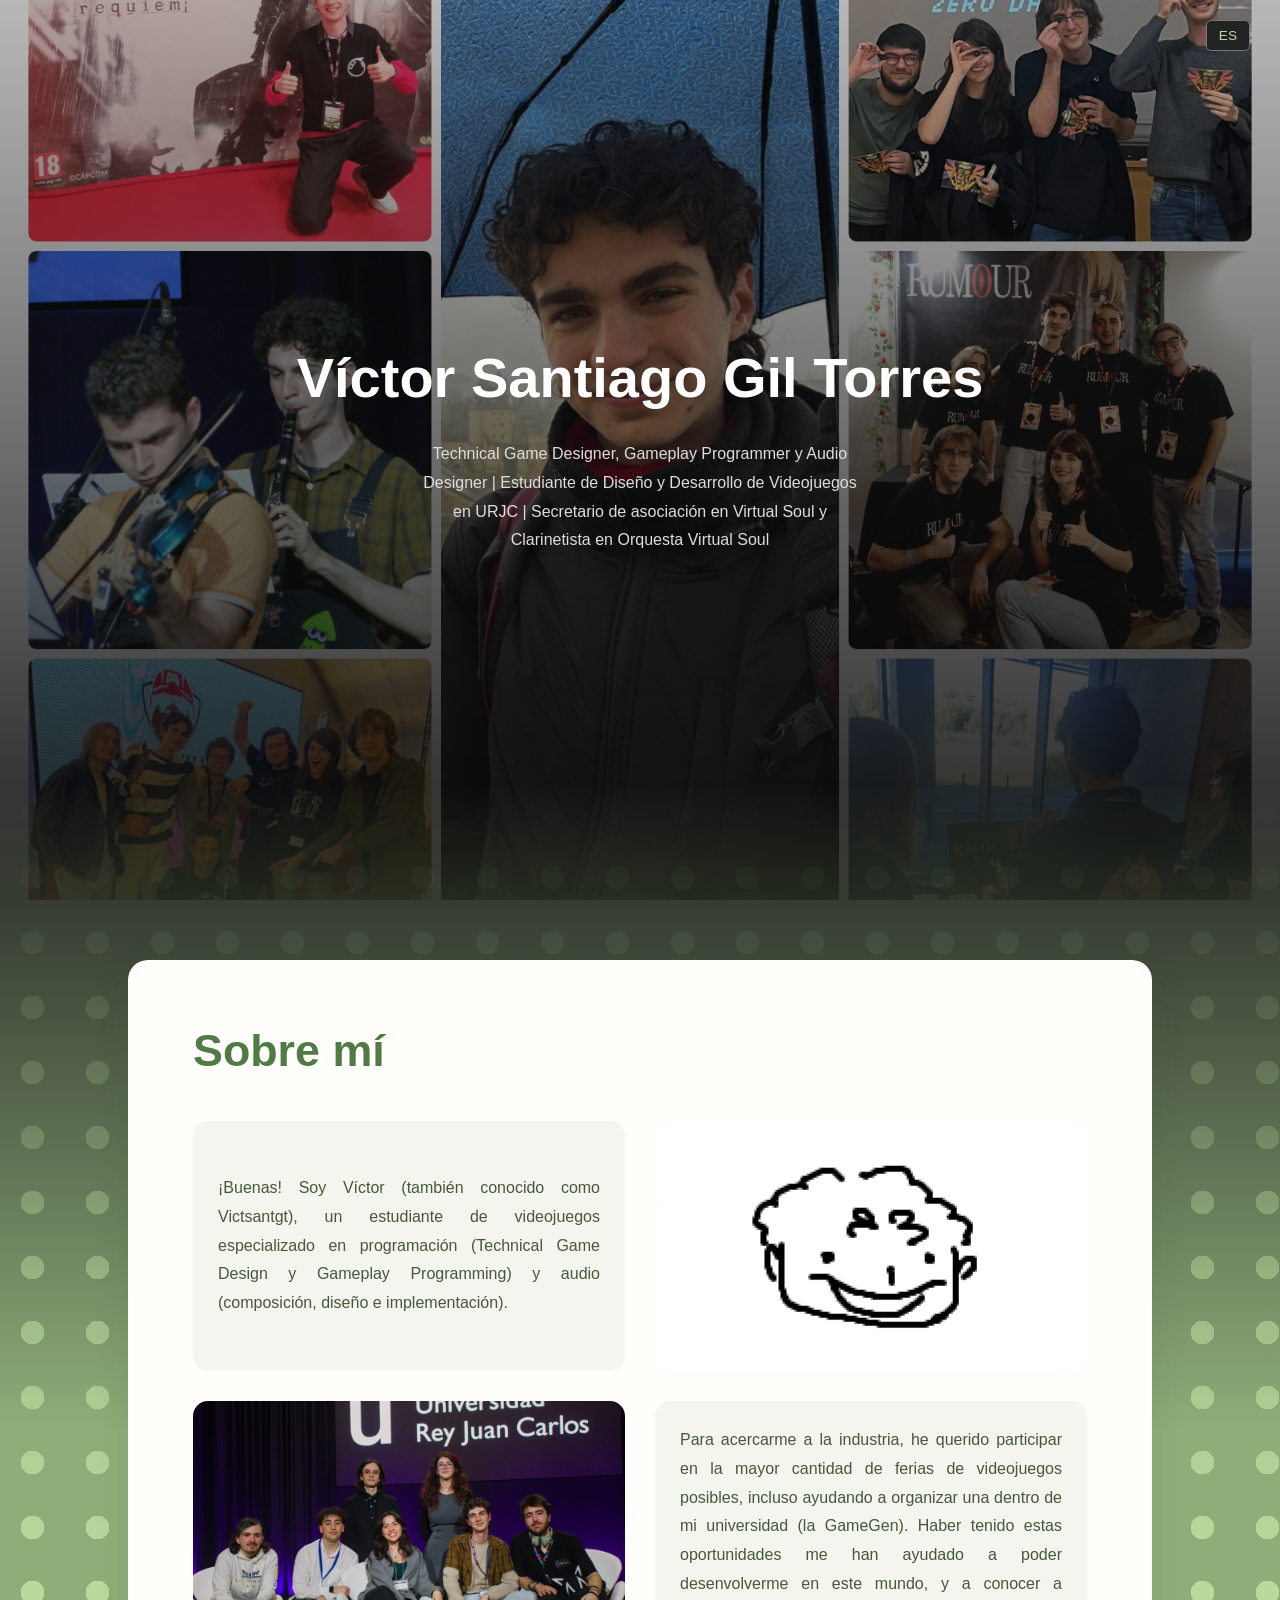
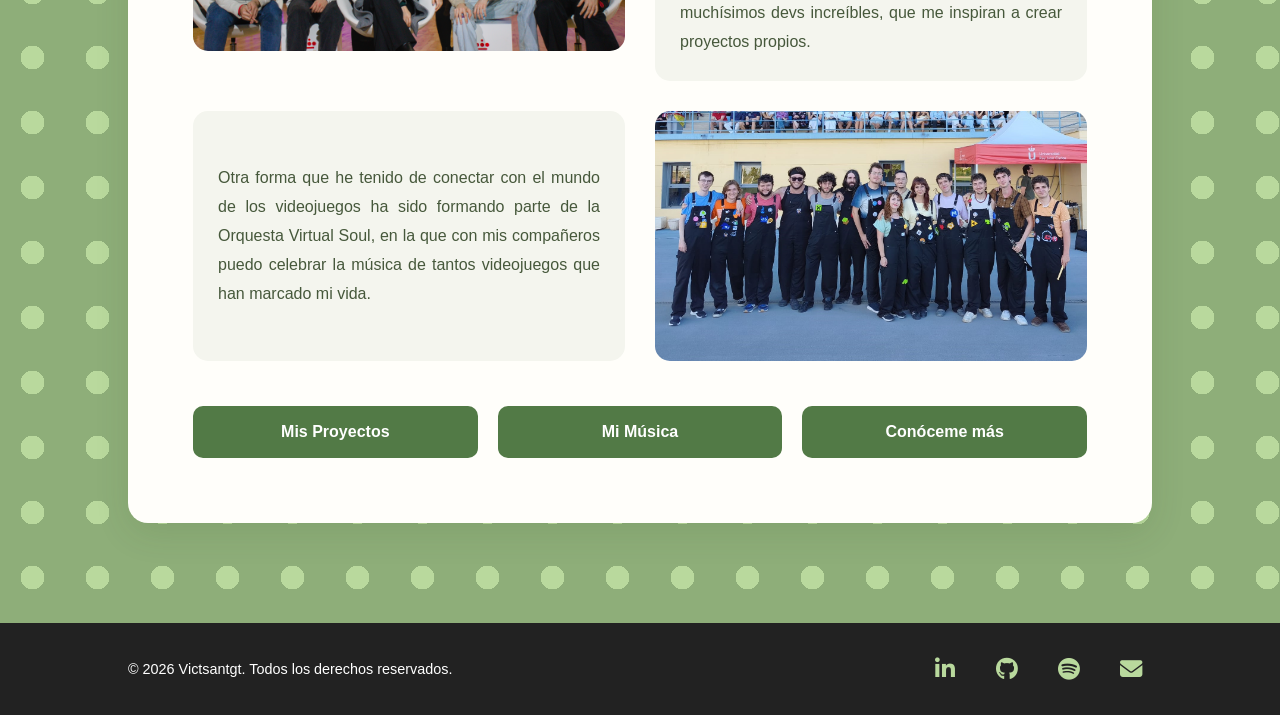
<file: index.html>
<!DOCTYPE html>
<html lang="es">

<head>
    <meta charset="UTF-8">
    <meta name="viewport" content="width=device-width, initial-scale=1.0">

    <title>Victsantgt's Portfolio</title>

    <link rel="stylesheet" href="css/style.css">
    <script src="js/script.js" defer></script>

    <link rel="stylesheet" href="https://cdnjs.cloudflare.com/ajax/libs/font-awesome/6.7.2/css/all.min.css">
</head>

<body>

    <!-- CAMBIAR IDIOMA -->
    <button id="language-button" type="button">EN</button>

    <!-- INICIO -->
    <header id="inicio">
        <h1>Víctor Santiago Gil Torres</h1>
        <p data-translate="hero-description">cosas</p>
    </header>

    <!-- SOBRE MÍ -->
    <section id="sobre-mi">

        <div class="sobre-mi-card">

            <h2 data-translate="about-title">Sobre mí</h2>

            <div class="about-grid">

                <div class="about-text text-1">
                    <p data-translate="about-p1">
                        no che
                    </p>
                </div>

                <div class="about-image image-1">
                    <a href="https://linktr.ee/victsantgt" target="_blank" rel="noopener noreferrer">
                        <img src="assets/vitin.jpeg" alt="Mi proyecto">
                    </a>
                </div>

                <div class="about-image image-2">
                    <a href="https://virtualsoul.es/gamegen.html" target="_blank" rel="noopener noreferrer">
                        <img src="assets/gamegen.jpg" alt="Mi trabajo">
                    </a>
                </div>

                <div class="about-text text-2">
                    <p data-translate="about-p2">
                        hacer webs es dificil
                    </p>
                </div>

                <div class="about-text text-3">
                    <p data-translate="about-p3">
                        si estais leyendo esto... no sé, hola
                    </p>
                </div>

                <div class="about-image image-3">
                    <a href="https://main.orquestavs.workers.dev/" target="_blank" rel="noopener noreferrer">
                        <img src="assets/orquesta.jpeg" alt="Mis intereses">
                    </a>
                </div>
            </div>

            <div class="about-buttons">
                <a href="temporal.html" class="about-button" data-translate="about-b1">Mis Proyectos</a>
                <a href="temporal.html" class="about-button" data-translate="about-b2">Mi Música</a>
                <a href="temporal.html" class="about-button" data-translate="about-b3">Conóceme más</a>
            </div>
        </div>
    </section>

    <!-- CONTACTO -->
    <footer>
    <p data-translate="copyright">
        © 2026 Victsantgt. Todos los derechos reservados.
    </p>

    <div class="footer-socials">
        <a href="https://www.linkedin.com/in/victor-santiago-gil-torres-664898389/"
           target="_blank"
           rel="noopener noreferrer"
           aria-label="LinkedIn">
            <i class="fa-brands fa-linkedin-in"></i>
        </a>

        <a href="https://github.com/victsantgt"
           target="_blank"
           rel="noopener noreferrer"
           aria-label="GitHub">
            <i class="fa-brands fa-github"></i>
        </a>

        <a href="https://open.spotify.com/artist/1xuKelePze1BmLCzUKvtTy?si=LpdsJSyDSmmpAiLlxY_1Tw"
           target="_blank"
           rel="noopener noreferrer"
           aria-label="Spotify">
            <i class="fa-brands fa-spotify"></i>
        </a>

        <a href="mailto:victsantgt@gmail.com"
           aria-label="Enviar correo electrónico">
            <i class="fa-solid fa-envelope"></i>
        </a>
    </div>
</footer>

</body>
</html>
</file>
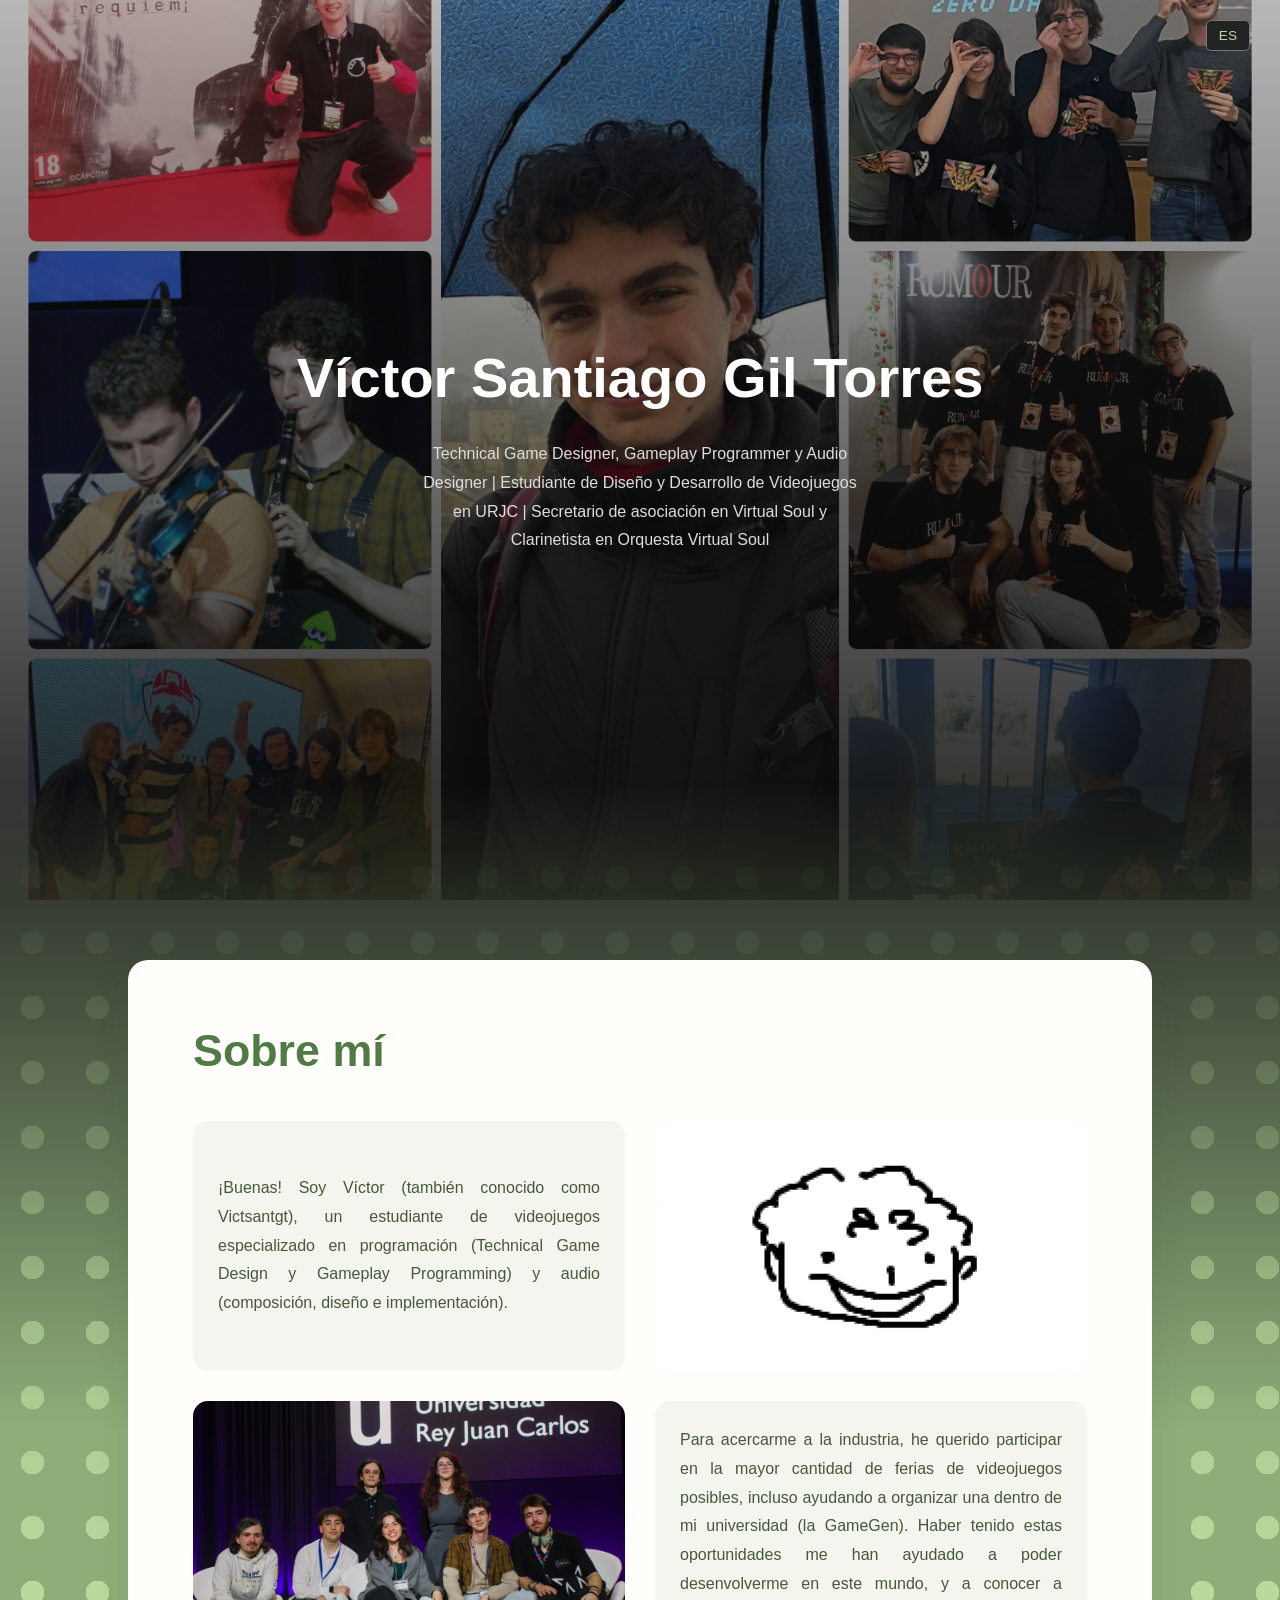
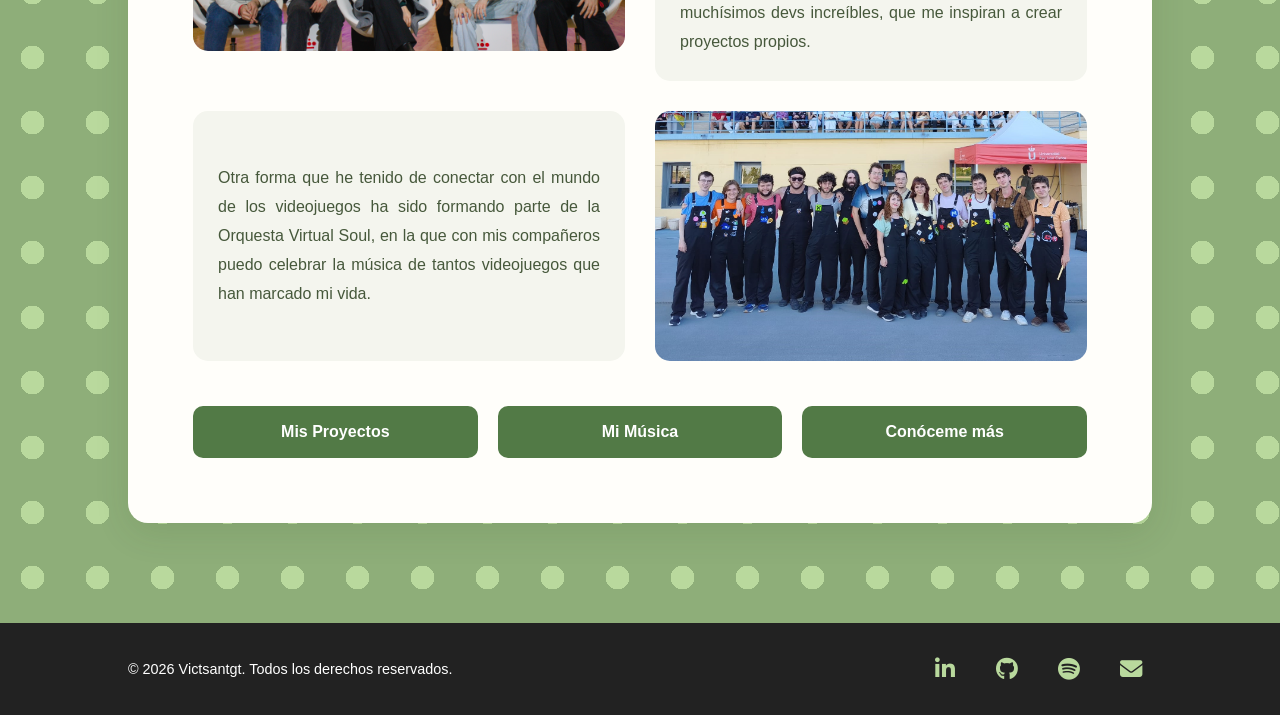
<file: funnyshi.html>
<!DOCTYPE html>
<html lang="es">

<head>
    <meta charset="UTF-8">
    <meta name="viewport" content="width=device-width, initial-scale=1.0">

    <title>Victsantgt's Portfolio</title>

    <link rel="stylesheet" href="css/style.css">
    <script src="js/script.js" defer></script>

    <link rel="stylesheet" href="https://cdnjs.cloudflare.com/ajax/libs/font-awesome/6.7.2/css/all.min.css">
</head>

<body>

    <!-- CAMBIAR IDIOMA -->
    <button id="language-button" type="button">EN</button>

    <!-- INICIO -->
    <header id="inicio">
        <h1>Víctor Santiago Gil Torres</h1>
        <p data-translate="hero-description">cosas</p>
    </header>

    <!-- SOBRE MÍ -->
    <section id="sobre-mi">

        <div class="sobre-mi-card">

            <h2 data-translate="about-title">Sobre mí</h2>

            <div class="about-grid">

                <div class="about-text text-1">
                    <p data-translate="about-p1">
                        no che
                    </p>
                </div>

                <div class="about-image image-1">
                    <a href="https://linktr.ee/victsantgt" target="_blank" rel="noopener noreferrer">
                        <img src="assets/vitin.jpeg" alt="Mi proyecto">
                    </a>
                </div>

                <div class="about-image image-2">
                    <a href="https://virtualsoul.es/gamegen.html" target="_blank" rel="noopener noreferrer">
                        <img src="assets/gamegen.jpg" alt="Mi trabajo">
                    </a>
                </div>

                <div class="about-text text-2">
                    <p data-translate="about-p2">
                        hacer webs es dificil
                    </p>
                </div>

                <div class="about-text text-3">
                    <p data-translate="about-p3">
                        si estais leyendo esto... no sé, hola
                    </p>
                </div>

                <div class="about-image image-3">
                    <a href="https://main.orquestavs.workers.dev/" target="_blank" rel="noopener noreferrer">
                        <img src="assets/orquesta.jpeg" alt="Mis intereses">
                    </a>
                </div>
            </div>

            <div class="about-buttons">
                <a href="#proyectos" class="about-button">Mis Proyectos</a>
                <a href="#musica" class="about-button">Mi Música</a>
                <a href="#contacto" class="about-button">Conóceme más</a>
            </div>
        </div>
    </section>

    <!-- CONTACTO -->
    <footer id="contacto">
    <p data-translate="footer-text">
        © 2026 Victsantgt. Todos los derechos reservados.
    </p>

    <div class="footer-socials">
        <a href="https://www.linkedin.com/in/victor-santiago-gil-torres-664898389/"
           target="_blank"
           rel="noopener noreferrer"
           aria-label="LinkedIn">
            <i class="fa-brands fa-linkedin-in"></i>
        </a>

        <a href="https://github.com/victsantgt"
           target="_blank"
           rel="noopener noreferrer"
           aria-label="GitHub">
            <i class="fa-brands fa-github"></i>
        </a>

        <a href="https://open.spotify.com/artist/1xuKelePze1BmLCzUKvtTy?si=LpdsJSyDSmmpAiLlxY_1Tw"
           target="_blank"
           rel="noopener noreferrer"
           aria-label="Spotify">
            <i class="fa-brands fa-spotify"></i>
        </a>

        <a href="mailto:victsantgt@gmail.com"
           aria-label="Enviar correo electrónico">
            <i class="fa-solid fa-envelope"></i>
        </a>
    </div>
</footer>

</body>
</html>
</file>
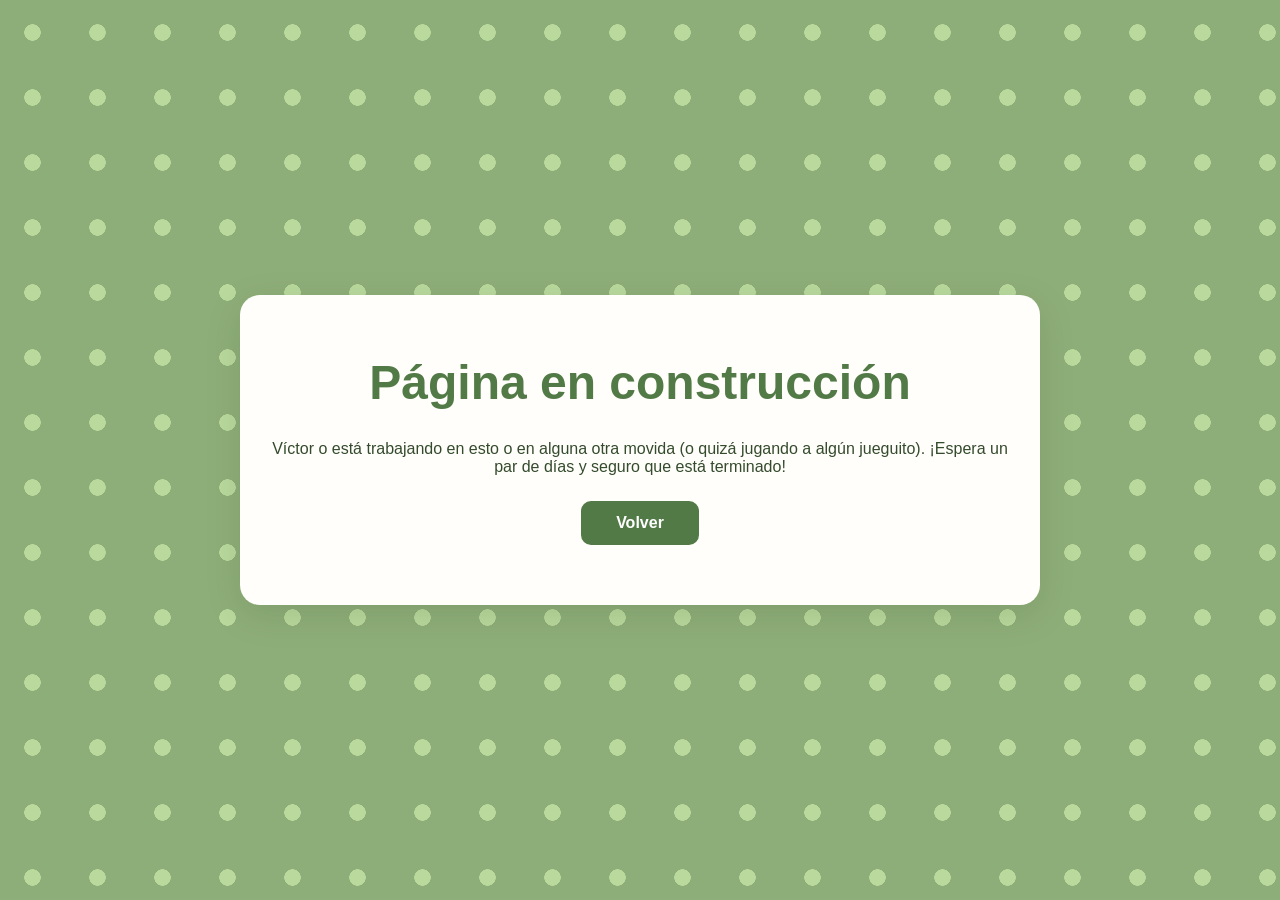
<file: temporal.html>
<!DOCTYPE html>
<html lang="es">

<head>
    <meta charset="UTF-8">
    <meta name="viewport" content="width=device-width, initial-scale=1.0">

    <title>Victsantgt | Página en construcción</title>

    <style>
        * {
            margin: 0;
            padding: 0;
            box-sizing: border-box;
        }

        body {
            min-height: 100vh;
            display: flex;
            justify-content: center;
            align-items: center;
            padding: 20px;
            font-family: Arial, Helvetica, sans-serif;
            background-color: #8eae79;
            color: #344b2d;
        }

        body::before {
            content: "";
            position: fixed;
            inset: 0;
            z-index: -1;
            pointer-events: none;
            background-image: radial-gradient(
                circle,
                #b9d99d 8px,
                transparent 8.5px
            );
            background-size: 65px 65px;
            animation: puntosMovimiento 18s linear infinite;
        }

        @keyframes puntosMovimiento {
            from {
                background-position: 0 0;
            }

            to {
                background-position: 65px 65px;
            }
        }

        .card {
            width: 100%;
            max-width: 800px;
            padding: 60px 30px;
            text-align: center;
            background-color: #fffefa;
            border-radius: 20px;
            box-shadow: 0 10px 35px rgba(45, 70, 35, 0.15);
        }

        h1 {
            margin-bottom: 30px;
            font-size: clamp(2rem, 5vw, 3rem);
            color: #527a46;
        }

        .button {
            display: inline-block;
            padding: 13px 35px;
            background-color: #527a46;
            margin-top: 25px;
            color: white;
            text-decoration: none;
            font-weight: bold;
            border-radius: 10px;
            transition: background-color 0.25s ease,
                        transform 0.25s ease;
        }

        .button:hover {
            background-color: #3d6034;
            transform: translateY(-3px);
        }

        .button:focus-visible {
            outline: 3px solid #527a46;
            outline-offset: 4px;
        }

        @media (prefers-reduced-motion: reduce) {
            body::before {
                animation: none;
            }

            .button {
                transition: none;
            }
        }
    </style>
</head>

<body>

    <main class="card">
        <h1>Página en construcción</h1>
        <p>Víctor o está trabajando en esto o en alguna otra movida (o quizá jugando a algún jueguito). ¡Espera un par de días y seguro que está terminado!</p>
        <a href="index.html" class="button">Volver</a>
    </main>

</body>

</html>
</file>
<file: css/style.css>
/* CONFIGURACIÓN GENERAL */

* {
    margin: 0;
    padding: 0;
    box-sizing: border-box;
}

html {
    scroll-behavior: smooth;
}

body {
    font-family: Arial, sans-serif;
    background: #222;
    color: white;
}

a {
    color: #a8e6cf;
    text-decoration: none;
}


/* BOTÓN DE IDIOMA */

#language-button {
    position: fixed;
    top: 20px;
    right: 30px;

    z-index: 1000;

    padding: 7px 12px;

    background: #222;
    color: #b9d99d;

    border: 1px solid #777;
    border-radius: 5px;

    font-size: 0.85rem;
    cursor: pointer;

    transition:
        background 0.2s ease,
        color 0.2s ease;
}

#language-button:hover {
    background: #b9d99d;
    color: #222;
}


/* PORTADA */

header {
    position: fixed;
    top: 0;
    left: 0;

    width: 100%;
    height: 100vh;
    height: 100svh;

    padding: 80px 10%;

    display: flex;
    flex-direction: column;
    justify-content: center;
    align-items: center;

    text-align: center;

    background:
        linear-gradient(
            rgba(20, 20, 20, 0.3),
            rgba(10, 10, 10, 0.9)
        ),
        url("../assets/fondo.jpg") center / cover no-repeat;

    z-index: 0;
}

header h1 {
    margin-bottom: 30px;

    font-size: 3.5rem;
}

header p {
    width: 100%;
    max-width: 450px;

    line-height: 1.8;
    color: #ddd;
}


/* SOBRE MÍ */

#sobre-mi {
    position: relative;
    isolation: isolate;

    min-height: 100vh;
    margin-top: calc(100vh - 120px);
    padding: 180px 10% 100px;

    background: linear-gradient(
        to bottom,
        transparent 0%,
        #8eae79 45%,
        #8eae79 100%
    );
}

#sobre-mi::before {
    content: "";

    position: absolute;
    inset: 0;

    z-index: 0;
    pointer-events: none;

    background-image: radial-gradient(
        circle,
        #b9d99d 12px,
        transparent 8.5px
    );

    background-size: 65px 65px;

    animation: puntosMovimiento 8s linear infinite;

    -webkit-mask-image: linear-gradient(
        to bottom,
        transparent 0%,
        rgba(0, 0, 0, 0.05) 10%,
        rgba(0, 0, 0, 0.25) 25%,
        rgba(0, 0, 0, 0.65) 40%,
        black 55%,
        black 100%
    );

    mask-image: linear-gradient(
        to bottom,
        transparent 0%,
        rgba(0, 0, 0, 0.05) 10%,
        rgba(0, 0, 0, 0.25) 25%,
        rgba(0, 0, 0, 0.65) 40%,
        black 55%,
        black 100%
    );
}

@keyframes puntosMovimiento {
    from {
        background-position: 0 0;
    }

    to {
        background-position: 65px 65px;
    }
}

@media (prefers-reduced-motion: reduce) {
    #sobre-mi::before {
        animation: none;
    }
}

.sobre-mi-card {
    position: relative;
    z-index: 1;

    width: 100%;
    max-width: 1150px;

    margin: 0 auto;
    padding: 65px;

    background-color: #fffefa;
    color: #344b2d;

    border-radius: 20px;

    box-shadow: 0 10px 35px rgba(45, 70, 35, 0.12);
}

.sobre-mi-card h2 {
    margin-bottom: 45px;

    font-size: 2.8rem;
    color: #527a46;
}

.about-grid {
    display: grid;
    grid-template-columns: 1fr 1fr;

    gap: 30px;
    align-items: stretch;
}

.about-text {
    display: flex;
    align-items: center;
    text-align: justify;

    padding: 25px;

    background-color: #f4f5ee;
    border-radius: 15px;
}

.about-text p {
    line-height: 1.8;
    color: #46583b;
}

.about-image {
    width: 100%;
    height: 250px;
}

.about-image a {
    display: block;
    width: 100%;
    height: 100%;
    border-radius: 15px;
    box-shadow: 0 0 0 0 transparent;
    transition: box-shadow 0.25s ease;
}

.about-image a:hover {
    box-shadow: 0 0 0 3px #527a46;
}

.about-image a:focus-visible {
    box-shadow: 0 0 0 3px #527a46;
}

.about-image img {
    display: block;
    width: 100%;
    height: 100%;
    object-fit: cover;
    border-radius: 15px;
}

.about-image a:hover {
    outline-color: #527a46;
}

.about-buttons {
    display: grid;
    grid-template-columns: repeat(3, 1fr);

    gap: 20px;
    margin-top: 45px;
}

.about-button {
    display: flex;
    justify-content: center;
    align-items: center;

    padding: 17px 20px;

    background-color: #527a46;
    color: white;

    text-decoration: none;
    text-align: center;

    border-radius: 10px;

    font-weight: bold;

    transition: 
        background-color 0.3s ease;
}

.about-button:hover {
    background-color: #3d6034;
}

/* CONTACTO */

footer {
    position: relative;
    z-index: 1;
    padding: 25px 10%;
    background-color: #222;
    color: #fff;

    display: flex;
    justify-content: space-between;
    align-items: center;
    gap: 25px;
}

footer p {
    margin: 0;
    font-size: 0.9rem;
}

.footer-socials {
    display: flex;
    align-items: center;
    gap: 20px;
}

.footer-socials a {
    display: flex;
    align-items: center;
    justify-content: center;

    width: 42px;
    height: 42px;

    color: #b9d99d;
    font-size: 1.4rem;
    text-decoration: none;

    border-radius: 50%;
    transition:
        color 0.25s ease,
        background-color 0.25s ease;
}

.footer-socials a:hover {
    color: #222;
    background-color: #b9d99d;
}

.footer-socials a:focus-visible {
    outline: 2px solid #b9d99d;
    outline-offset: 4px;
}

/* MÓVILES */

@media (max-width: 700px) {

    #language-button {
        top: 15px;
        right: 15px;
    }

    header {
        padding: 80px 7%;
    }

    header h1 {
        font-size: 2.5rem;
    }

    header p {
        font-size: 0.95rem;
    }

    .sobre-mi-card {
        padding: 30px 25px;
    }

    .sobre-mi-card h2 {
        font-size: 2rem;
        margin-bottom: 25px;
    }

    .about-grid {
        display: flex;
        flex-direction: column;
        gap: 18px;
    }

    .about-image {
        min-height: 200px;
        max-height: 500px;
    }

    .about-image img {
        min-height: 200px;
    }

    .about-buttons {
        grid-template-columns: 1fr;
        gap: 12px;
        margin-top: 30px;
    }

    .text-1 { order: 1; }
    .image-1 { order: 2; }

    .text-2 { order: 3; }
    .image-2 { order: 4; }

    .text-3 { order: 5; }
    .image-3 { order: 6; }

    footer {
        flex-direction: column;
        text-align: center;
        padding: 25px 7%;
        gap: 18px;
    }

    .footer-socials {
        gap: 15px;
    }
}
</file>
